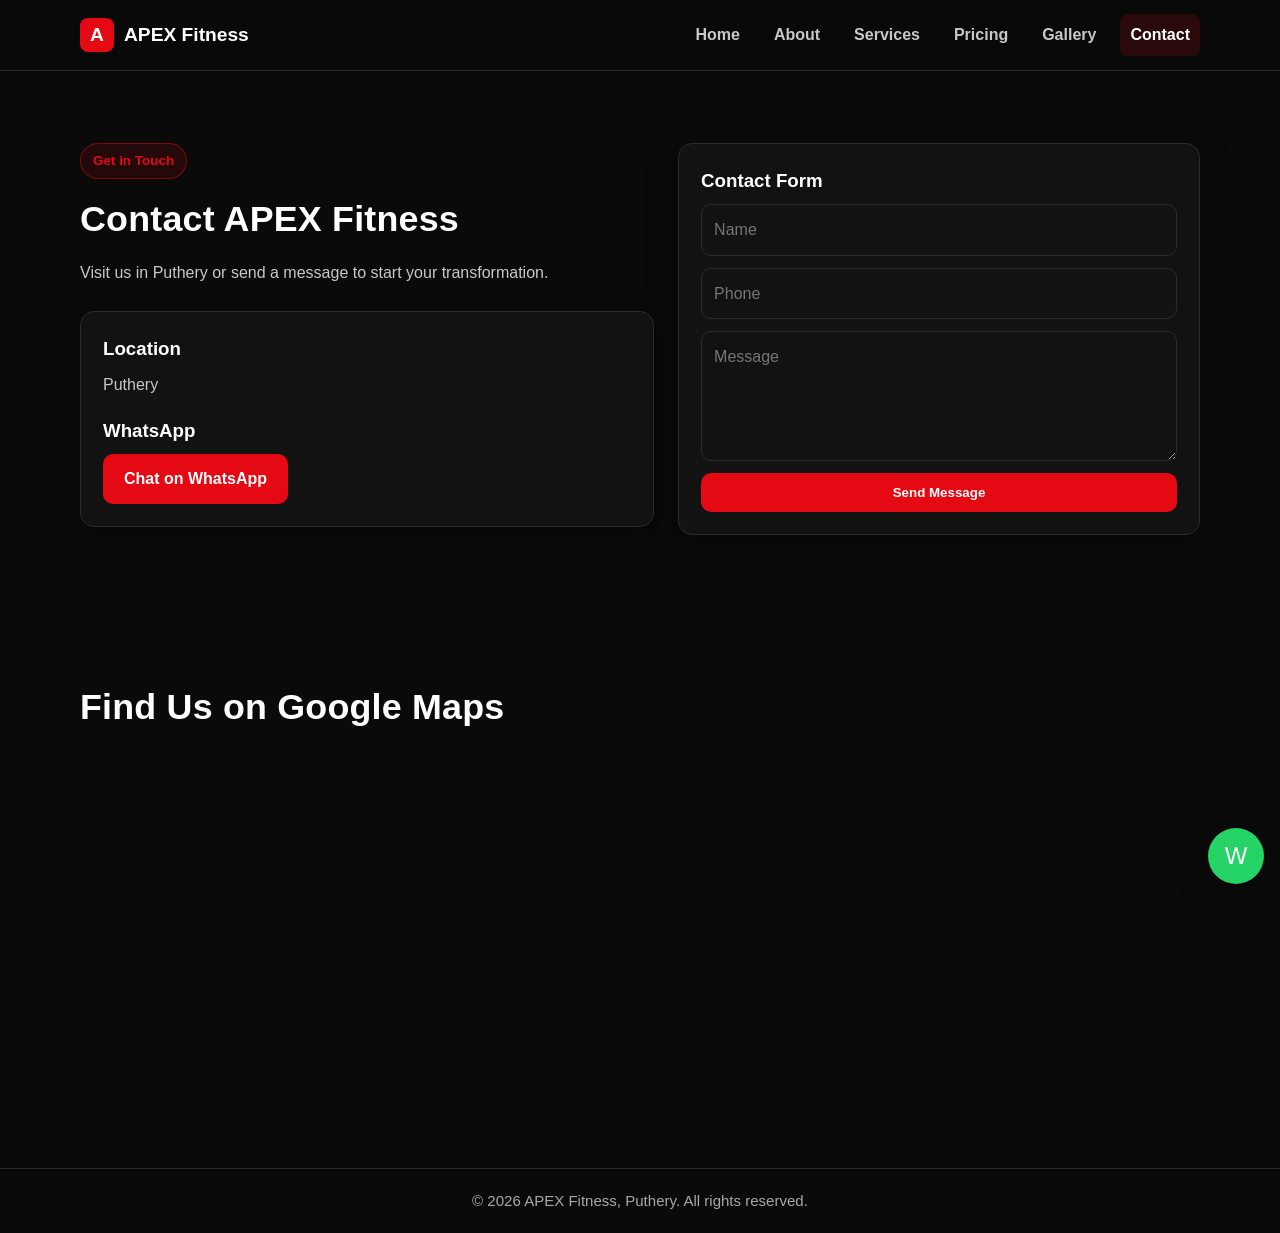
<file: contact.html>
<!DOCTYPE html>
<html lang="en">
  <head>
    <meta charset="UTF-8" />
    <meta name="viewport" content="width=device-width, initial-scale=1.0" />
    <title>Contact | APEX Fitness</title>
    <link rel="stylesheet" href="styles.css" />
  </head>
  <body>
    <header class="site-header">
      <div class="container nav-wrap">
        <a href="index.html" class="brand">
          <span class="brand-mark">A</span>
          <span>APEX Fitness</span>
        </a>
        <button class="menu-btn" type="button">Menu</button>
        <nav class="nav-links">
          <a href="index.html">Home</a>
          <a href="about.html">About</a>
          <a href="services.html">Services</a>
          <a href="pricing.html">Pricing</a>
          <a href="gallery.html">Gallery</a>
          <a href="contact.html" class="active">Contact</a>
        </nav>
      </div>
    </header>

    <section class="section">
      <div class="container split">
        <div class="reveal">
          <span class="badge">Get in Touch</span>
          <h1 class="section-title">Contact APEX Fitness</h1>
          <p class="section-subtitle">
            Visit us in Puthery or send a message to start your transformation.
          </p>
          <div class="card">
            <h3>Location</h3>
            <p>Puthery</p>
            <h3 style="margin-top: 18px">WhatsApp</h3>
            <p>
              <a class="btn btn-primary" href="https://wa.me/91801226144" target="_blank" rel="noopener noreferrer"
                >Chat on WhatsApp</a
              >
            </p>
          </div>
        </div>
        <div class="card reveal">
          <h3 style="margin-top: 0">Contact Form</h3>
          <form data-whatsapp-form="contact">
            <input type="text" name="name" placeholder="Name" required />
            <input type="tel" name="phone" placeholder="Phone" required />
            <textarea name="message" placeholder="Message" required></textarea>
            <button class="btn btn-primary" type="submit">Send Message</button>
          </form>
        </div>
      </div>
    </section>

    <section class="section">
      <div class="container reveal">
        <h2 class="section-title">Find Us on Google Maps</h2>
        <iframe
          class="map"
          title="APEX Fitness Location Map"
          loading="lazy"
          allowfullscreen
          src="https://maps.google.com/maps?q=Puthery&t=&z=13&ie=UTF8&iwloc=&output=embed"
        ></iframe>
      </div>
    </section>

    <footer class="site-footer">
      <div class="container">© 2026 APEX Fitness, Puthery. All rights reserved.</div>
    </footer>

    <a
      href="https://wa.me/91801226144"
      target="_blank"
      rel="noopener noreferrer"
      class="whatsapp-float"
      aria-label="Chat on WhatsApp"
      >W</a
    >

    <script src="script.js"></script>
  </body>
</html>
</file>
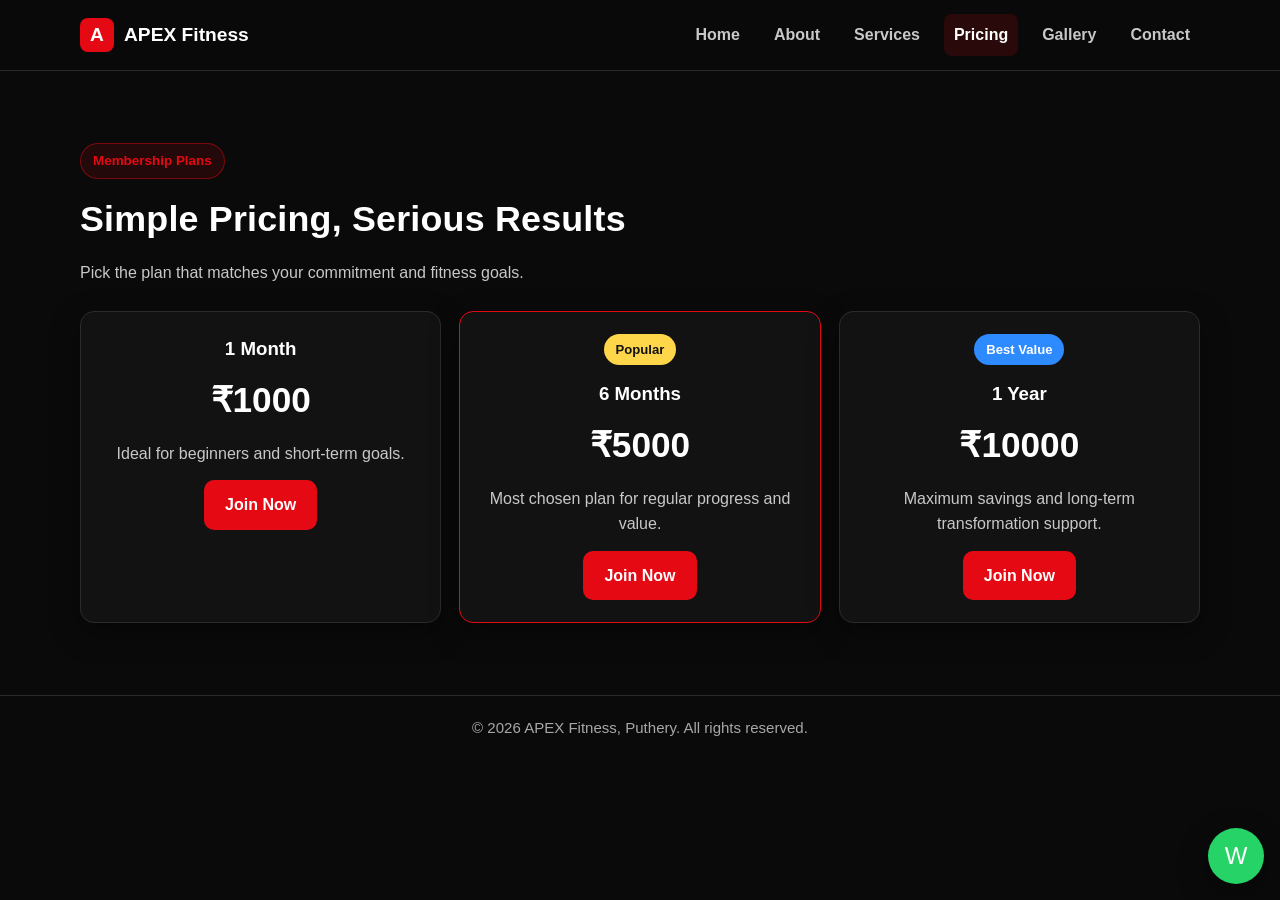
<file: pricing.html>
<!DOCTYPE html>
<html lang="en">
  <head>
    <meta charset="UTF-8" />
    <meta name="viewport" content="width=device-width, initial-scale=1.0" />
    <title>Pricing | APEX Fitness</title>
    <link rel="stylesheet" href="styles.css" />
  </head>
  <body>
    <header class="site-header">
      <div class="container nav-wrap">
        <a href="index.html" class="brand">
          <span class="brand-mark">A</span>
          <span>APEX Fitness</span>
        </a>
        <button class="menu-btn" type="button">Menu</button>
        <nav class="nav-links">
          <a href="index.html">Home</a>
          <a href="about.html">About</a>
          <a href="services.html">Services</a>
          <a href="pricing.html" class="active">Pricing</a>
          <a href="gallery.html">Gallery</a>
          <a href="contact.html">Contact</a>
        </nav>
      </div>
    </header>

    <section class="section">
      <div class="container">
        <span class="badge reveal">Membership Plans</span>
        <h1 class="section-title reveal">Simple Pricing, Serious Results</h1>
        <p class="section-subtitle reveal">
          Pick the plan that matches your commitment and fitness goals.
        </p>

        <div class="cards grid-3">
          <article class="card pricing-card reveal">
            <h3>1 Month</h3>
            <div class="price">₹1000</div>
            <p>Ideal for beginners and short-term goals.</p>
            <p style="margin-top: 14px"><a class="btn btn-primary" href="contact.html">Join Now</a></p>
          </article>

          <article class="card pricing-card featured reveal">
            <span class="tag tag-popular">Popular</span>
            <h3>6 Months</h3>
            <div class="price">₹5000</div>
            <p>Most chosen plan for regular progress and value.</p>
            <p style="margin-top: 14px"><a class="btn btn-primary" href="contact.html">Join Now</a></p>
          </article>

          <article class="card pricing-card reveal">
            <span class="tag tag-best">Best Value</span>
            <h3>1 Year</h3>
            <div class="price">₹10000</div>
            <p>Maximum savings and long-term transformation support.</p>
            <p style="margin-top: 14px"><a class="btn btn-primary" href="contact.html">Join Now</a></p>
          </article>
        </div>
      </div>
    </section>

    <footer class="site-footer">
      <div class="container">© 2026 APEX Fitness, Puthery. All rights reserved.</div>
    </footer>

    <a
      href="https://wa.me/91801226144"
      target="_blank"
      rel="noopener noreferrer"
      class="whatsapp-float"
      aria-label="Chat on WhatsApp"
      >W</a
    >

    <script src="script.js"></script>
  </body>
</html>
</file>
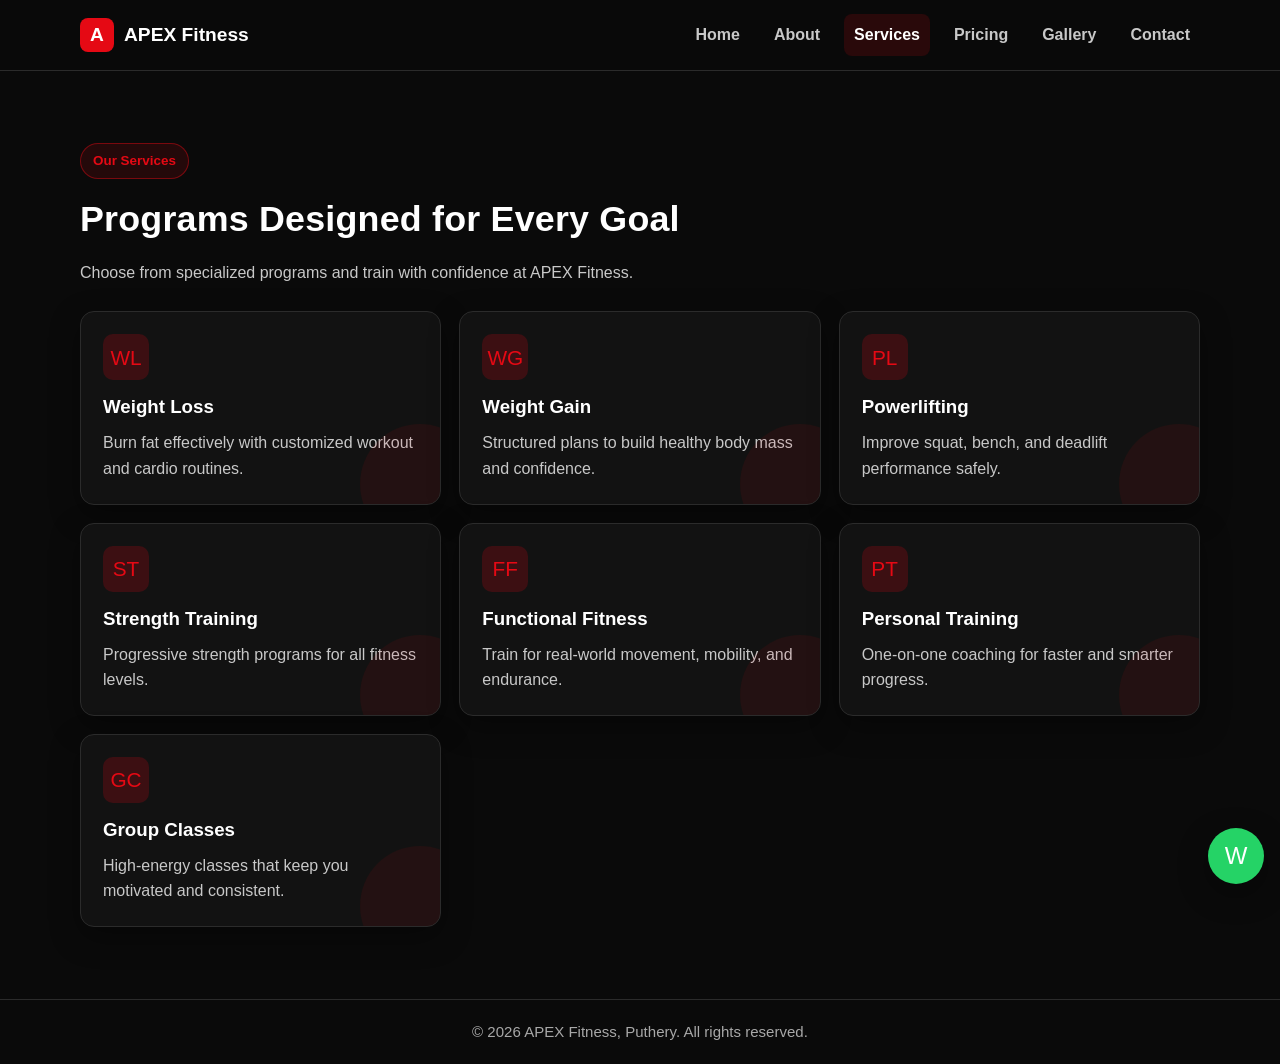
<file: services.html>
<!DOCTYPE html>
<html lang="en">
  <head>
    <meta charset="UTF-8" />
    <meta name="viewport" content="width=device-width, initial-scale=1.0" />
    <title>Services | APEX Fitness</title>
    <link rel="stylesheet" href="styles.css" />
  </head>
  <body>
    <header class="site-header">
      <div class="container nav-wrap">
        <a href="index.html" class="brand">
          <span class="brand-mark">A</span>
          <span>APEX Fitness</span>
        </a>
        <button class="menu-btn" type="button">Menu</button>
        <nav class="nav-links">
          <a href="index.html">Home</a>
          <a href="about.html">About</a>
          <a href="services.html" class="active">Services</a>
          <a href="pricing.html">Pricing</a>
          <a href="gallery.html">Gallery</a>
          <a href="contact.html">Contact</a>
        </nav>
      </div>
    </header>

    <section class="section">
      <div class="container">
        <span class="badge reveal">Our Services</span>
        <h1 class="section-title reveal">Programs Designed for Every Goal</h1>
        <p class="section-subtitle reveal">
          Choose from specialized programs and train with confidence at APEX Fitness.
        </p>
        <div class="cards grid-3">
          <article class="card service-card reveal">
            <div class="icon">WL</div>
            <h3>Weight Loss</h3>
            <p>Burn fat effectively with customized workout and cardio routines.</p>
          </article>
          <article class="card service-card reveal">
            <div class="icon">WG</div>
            <h3>Weight Gain</h3>
            <p>Structured plans to build healthy body mass and confidence.</p>
          </article>
          <article class="card service-card reveal">
            <div class="icon">PL</div>
            <h3>Powerlifting</h3>
            <p>Improve squat, bench, and deadlift performance safely.</p>
          </article>
          <article class="card service-card reveal">
            <div class="icon">ST</div>
            <h3>Strength Training</h3>
            <p>Progressive strength programs for all fitness levels.</p>
          </article>
          <article class="card service-card reveal">
            <div class="icon">FF</div>
            <h3>Functional Fitness</h3>
            <p>Train for real-world movement, mobility, and endurance.</p>
          </article>
          <article class="card service-card reveal">
            <div class="icon">PT</div>
            <h3>Personal Training</h3>
            <p>One-on-one coaching for faster and smarter progress.</p>
          </article>
          <article class="card service-card reveal">
            <div class="icon">GC</div>
            <h3>Group Classes</h3>
            <p>High-energy classes that keep you motivated and consistent.</p>
          </article>
        </div>
      </div>
    </section>

    <footer class="site-footer">
      <div class="container">© 2026 APEX Fitness, Puthery. All rights reserved.</div>
    </footer>

    <a
      href="https://wa.me/91801226144"
      target="_blank"
      rel="noopener noreferrer"
      class="whatsapp-float"
      aria-label="Chat on WhatsApp"
      >W</a
    >

    <script src="script.js"></script>
  </body>
</html>
</file>
<file: styles.css>
:root {
  --bg: #0a0a0a;
  --surface: #121212;
  --surface-2: #1b1b1b;
  --text: #ffffff;
  --muted: #c8c8c8;
  --primary: #e50914;
  --primary-dark: #b80710;
  --border: #2b2b2b;
  --success: #25d366;
  --shadow: 0 10px 30px rgba(0, 0, 0, 0.35);
}

* {
  box-sizing: border-box;
}

html {
  scroll-behavior: smooth;
}

body {
  margin: 0;
  font-family: "Inter", "Segoe UI", Arial, sans-serif;
  background: var(--bg);
  color: var(--text);
  line-height: 1.6;
}

a {
  color: inherit;
  text-decoration: none;
}

img {
  max-width: 100%;
  display: block;
}

.container {
  width: min(1120px, 92%);
  margin: 0 auto;
}

.section {
  padding: 72px 0;
}

.section-title {
  font-size: clamp(1.7rem, 2.8vw, 2.6rem);
  margin: 0 0 12px;
  font-weight: 800;
  letter-spacing: 0.2px;
}

.section-subtitle {
  margin: 0 0 26px;
  color: var(--muted);
}

.badge {
  display: inline-block;
  color: var(--primary);
  border: 1px solid rgba(229, 9, 20, 0.45);
  background: rgba(229, 9, 20, 0.12);
  padding: 6px 12px;
  border-radius: 999px;
  font-size: 0.84rem;
  font-weight: 700;
  margin-bottom: 12px;
}

.site-header {
  position: sticky;
  top: 0;
  z-index: 1000;
  background: rgba(10, 10, 10, 0.92);
  backdrop-filter: blur(8px);
  border-bottom: 1px solid var(--border);
}

.nav-wrap {
  display: flex;
  justify-content: space-between;
  align-items: center;
  min-height: 70px;
}

.brand {
  display: inline-flex;
  align-items: center;
  gap: 10px;
  font-weight: 900;
  font-size: 1.2rem;
}

.brand-mark {
  width: 34px;
  height: 34px;
  display: grid;
  place-items: center;
  background: var(--primary);
  border-radius: 8px;
  font-weight: 800;
}

.nav-links {
  display: flex;
  align-items: center;
  gap: 14px;
}

.nav-links a {
  color: var(--muted);
  font-weight: 600;
  padding: 8px 10px;
  border-radius: 8px;
  transition: all 0.2s ease;
}

.nav-links a:hover,
.nav-links a.active {
  color: #fff;
  background: rgba(229, 9, 20, 0.14);
}

.menu-btn {
  display: none;
  border: 1px solid var(--border);
  background: var(--surface);
  color: #fff;
  border-radius: 8px;
  padding: 8px 10px;
  cursor: pointer;
}

.hero {
  min-height: 80vh;
  display: grid;
  align-items: center;
  background: linear-gradient(rgba(0, 0, 0, 0.62), rgba(0, 0, 0, 0.75)),
    url("https://images.unsplash.com/photo-1571902943202-507ec2618e8f?auto=format&fit=crop&w=1600&q=80")
      center/cover no-repeat;
}

.hero h1 {
  margin: 0;
  font-size: clamp(2rem, 6vw, 3.8rem);
  line-height: 1.15;
  max-width: 780px;
}

.hero p {
  margin: 16px 0 26px;
  font-size: clamp(1rem, 2vw, 1.2rem);
  color: #f0f0f0;
}

.btn-row {
  display: flex;
  flex-wrap: wrap;
  gap: 12px;
}

.btn {
  display: inline-block;
  border: 1px solid transparent;
  border-radius: 10px;
  padding: 11px 20px;
  font-weight: 700;
  transition: all 0.2s ease;
}

.btn-primary {
  background: var(--primary);
  color: #fff;
}

.btn-primary:hover {
  background: var(--primary-dark);
}

.btn-outline {
  border-color: #fff;
  color: #fff;
}

.btn-outline:hover {
  background: #fff;
  color: #111;
}

.cards {
  display: grid;
  gap: 18px;
}

.grid-4 {
  grid-template-columns: repeat(4, minmax(0, 1fr));
}

.grid-3 {
  grid-template-columns: repeat(3, minmax(0, 1fr));
}

.grid-2 {
  grid-template-columns: repeat(2, minmax(0, 1fr));
}

.card {
  background: var(--surface);
  border: 1px solid var(--border);
  border-radius: 14px;
  padding: 22px;
  box-shadow: var(--shadow);
}

.card h3 {
  margin: 0 0 8px;
}

.card p {
  margin: 0;
  color: var(--muted);
}

.icon {
  width: 46px;
  height: 46px;
  border-radius: 10px;
  display: grid;
  place-items: center;
  background: rgba(229, 9, 20, 0.2);
  color: var(--primary);
  margin-bottom: 12px;
  font-size: 1.3rem;
}

.service-card {
  position: relative;
  overflow: hidden;
}

.service-card::after {
  content: "";
  position: absolute;
  inset: auto -40px -40px auto;
  width: 120px;
  height: 120px;
  border-radius: 50%;
  background: rgba(229, 9, 20, 0.08);
}

.pricing-card {
  text-align: center;
}

.price {
  font-size: 2.2rem;
  font-weight: 800;
  margin: 8px 0 12px;
}

.tag {
  display: inline-block;
  margin-bottom: 14px;
  border-radius: 999px;
  padding: 5px 12px;
  font-size: 0.82rem;
  font-weight: 700;
}

.tag-popular {
  color: #111;
  background: #ffd54a;
}

.tag-best {
  color: #fff;
  background: #2e8bff;
}

.pricing-card.featured {
  border-color: var(--primary);
  transform: translateY(-4px);
}

.gallery-grid {
  display: grid;
  grid-template-columns: repeat(4, minmax(0, 1fr));
  gap: 10px;
}

.gallery-grid img {
  width: 100%;
  height: 220px;
  object-fit: cover;
  border-radius: 12px;
  border: 1px solid var(--border);
}

.cta {
  text-align: center;
  background: linear-gradient(145deg, #181818, #0f0f0f);
  border-top: 1px solid var(--border);
  border-bottom: 1px solid var(--border);
}

.split {
  display: grid;
  grid-template-columns: 1.1fr 1fr;
  gap: 24px;
  align-items: start;
}

.trainer {
  display: flex;
  align-items: center;
  gap: 12px;
}

.trainer img {
  width: 68px;
  height: 68px;
  object-fit: cover;
  border-radius: 50%;
  border: 2px solid var(--primary);
}

form {
  display: grid;
  gap: 12px;
}

input,
textarea {
  width: 100%;
  background: var(--surface);
  color: #fff;
  border: 1px solid var(--border);
  border-radius: 10px;
  padding: 12px;
  font: inherit;
}

textarea {
  resize: vertical;
  min-height: 130px;
}

.map {
  border: 0;
  width: 100%;
  min-height: 340px;
  border-radius: 14px;
}

.whatsapp-float {
  position: fixed;
  right: 16px;
  bottom: 16px;
  width: 56px;
  height: 56px;
  display: grid;
  place-items: center;
  border-radius: 50%;
  background: var(--success);
  color: #fff;
  font-size: 1.5rem;
  box-shadow: var(--shadow);
  z-index: 1200;
}

.site-footer {
  border-top: 1px solid var(--border);
  padding: 20px 0;
  color: #a8a8a8;
  text-align: center;
  font-size: 0.94rem;
}

.reveal {
  opacity: 0;
  transform: translateY(14px);
  transition: opacity 0.6s ease, transform 0.6s ease;
}

.reveal.show {
  opacity: 1;
  transform: translateY(0);
}

@media (max-width: 950px) {
  .grid-4 {
    grid-template-columns: repeat(2, minmax(0, 1fr));
  }

  .grid-3 {
    grid-template-columns: repeat(2, minmax(0, 1fr));
  }

  .gallery-grid {
    grid-template-columns: repeat(3, minmax(0, 1fr));
  }

  .split {
    grid-template-columns: 1fr;
  }
}

@media (max-width: 720px) {
  .menu-btn {
    display: inline-block;
  }

  .nav-links {
    position: absolute;
    top: 70px;
    right: 4%;
    left: 4%;
    display: none;
    flex-direction: column;
    align-items: stretch;
    padding: 10px;
    border: 1px solid var(--border);
    border-radius: 10px;
    background: #111;
  }

  .nav-links.open {
    display: flex;
  }

  .grid-4,
  .grid-3,
  .grid-2 {
    grid-template-columns: 1fr;
  }

  .gallery-grid {
    grid-template-columns: repeat(2, minmax(0, 1fr));
  }
}

@media (max-width: 460px) {
  .gallery-grid {
    grid-template-columns: 1fr;
  }
}
</file>
